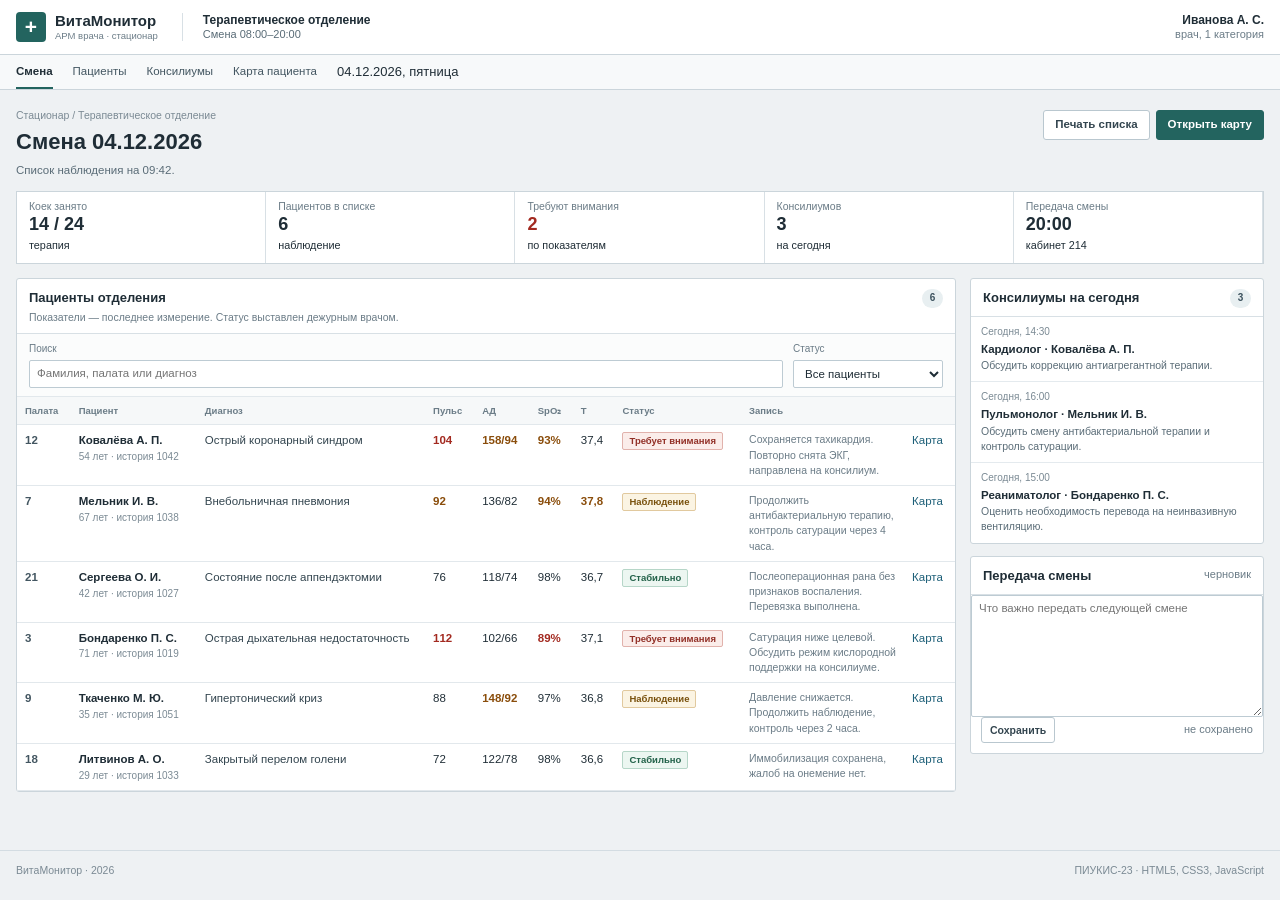
<file: index.html>
<!DOCTYPE html>
<html lang="ru">
<head>
  <meta charset="utf-8">
  <meta name="viewport" content="width=device-width, initial-scale=1">
  <title>Смена — ВитаМонитор</title>
  <meta name="description" content="Рабочее место врача стационара: пациенты отделения, показатели, консилиумы и передача смены.">
  <link rel="icon" href="assets/favicon.svg" type="image/svg+xml">
  <link rel="stylesheet" href="css/styles.css">
</head>
<body class="app-page">
  <header class="app-header">
    <div class="app-header-inner">
      <a class="brand" href="index.html" aria-label="ВитаМонитор — экран смены">
        <span class="brand-mark" aria-hidden="true">+</span>
        <span class="brand-text">ВитаМонитор<small>АРМ врача · стационар</small></span>
      </a>
      <div class="header-context">
        <span class="header-department">Терапевтическое отделение</span>
        <span class="header-shift">Смена 08:00–20:00</span>
      </div>
      <div class="header-user">
        <span class="user-name">Иванова А. С.</span>
        <span class="user-role">врач, 1 категория</span>
      </div>
    </div>
  </header>

  <nav class="app-nav" aria-label="Разделы">
    <div class="app-nav-inner">
      <a class="is-current" href="index.html">Смена</a>
      <a href="index.html#patients">Пациенты</a>
      <a href="index.html#consiliums">Консилиумы</a>
      <a href="dashboard.html">Карта пациента</a>
      <span class="nav-date"></span>
    </div>
  </nav>

  <main class="app-main">
    <div class="app-container">
      <div class="page-head">
        <div>
          <p class="breadcrumbs">Стационар / Терапевтическое отделение</p>
          <h1>Смена <span id="shiftDate">12.11.2026</span></h1>
          <p class="page-sub">Список наблюдения на 09:42.</p>
        </div>
        <div class="page-actions">
          <button class="button button-secondary" type="button" onclick="window.print()">Печать списка</button>
          <a class="button" href="dashboard.html">Открыть карту</a>
        </div>
      </div>

      <section class="summary-strip" aria-label="Сводка по смене">
        <div class="summary-item"><span>Коек занято</span><strong>14 / 24</strong><small>терапия</small></div>
        <div class="summary-item"><span>Пациентов в списке</span><strong>6</strong><small>наблюдение</small></div>
        <div class="summary-item summary-alert"><span>Требуют внимания</span><strong>2</strong><small>по показателям</small></div>
        <div class="summary-item"><span>Консилиумов</span><strong>3</strong><small>на сегодня</small></div>
        <div class="summary-item"><span>Передача смены</span><strong>20:00</strong><small>кабинет 214</small></div>
      </section>

      <div class="shift-layout">
        <section class="panel shift-panel" id="patients">
          <div class="panel-header">
            <div>
              <h2>Пациенты отделения</h2>
              <p>Показатели — последнее измерение. Статус выставлен дежурным врачом.</p>
            </div>
            <span class="record-count" id="shiftCount">6</span>
          </div>

          <div class="table-tools">
            <label class="field search-field">
              <span>Поиск</span>
              <input type="search" id="shiftSearch" placeholder="Фамилия, палата или диагноз">
            </label>
            <label class="field">
              <span>Статус</span>
              <select id="shiftStatus">
                <option value="all">Все пациенты</option>
                <option value="risk">Требуют внимания</option>
                <option value="watch">Наблюдение</option>
                <option value="stable">Стабильные</option>
              </select>
            </label>
          </div>

          <div class="table-scroll">
            <table class="data-table shift-table">
              <thead>
                <tr>
                  <th>Палата</th>
                  <th>Пациент</th>
                  <th>Диагноз</th>
                  <th>Пульс</th>
                  <th>АД</th>
                  <th>SpO₂</th>
                  <th>T</th>
                  <th>Статус</th>
                  <th>Запись</th>
                  <th></th>
                </tr>
              </thead>
              <tbody id="shiftRows"></tbody>
            </table>
          </div>
        </section>

        <aside class="shift-aside">
          <section class="panel" id="consiliums">
            <div class="panel-header compact">
              <h2>Консилиумы на сегодня</h2>
              <span class="record-count">3</span>
            </div>
            <div class="consilium-feed" id="todayConsiliums"></div>
          </section>

          <section class="panel">
            <div class="panel-header compact">
              <h2>Передача смены</h2>
              <span class="muted-small">черновик</span>
            </div>
            <label class="field">
              <span class="visually-hidden">Текст передачи смены</span>
              <textarea id="handoverText" rows="7" placeholder="Что важно передать следующей смене"></textarea>
            </label>
            <div class="handover-actions">
              <button class="button button-secondary button-small" type="button" id="saveHandover">Сохранить</button>
              <span class="muted-small" id="handoverStatus">не сохранено</span>
            </div>
          </section>
        </aside>
      </div>
    </div>
  </main>

  <footer class="app-footer">
    <div class="app-container footer-line">
      <span>ВитаМонитор · 2026</span>
      <span>ПИУКИС-23 · HTML5, CSS3, JavaScript</span>
    </div>
  </footer>

  <div class="toast" id="appToast" hidden></div>
  <script src="js/patients.js"></script>
  <script src="js/interface.js"></script>
</body>
</html>
</file>
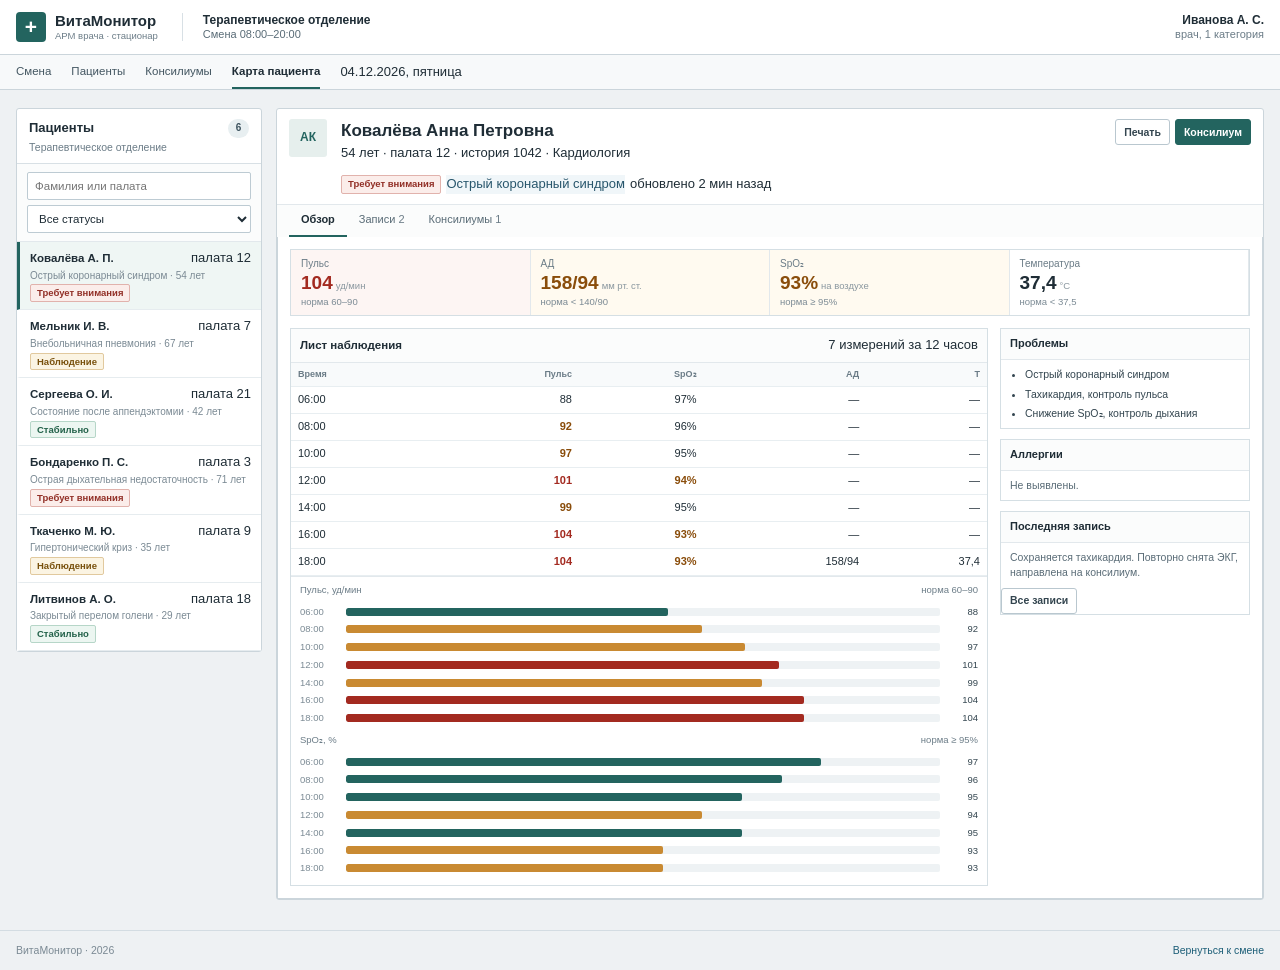
<file: dashboard.html>
<!DOCTYPE html>
<html lang="ru">
<head>
  <meta charset="utf-8">
  <meta name="viewport" content="width=device-width, initial-scale=1">
  <title>Карта пациента — ВитаМонитор</title>
  <meta name="description" content="Карта пациента стационара: показатели, лист наблюдения, записи врача и консилиумы.">
  <link rel="icon" href="assets/favicon.svg" type="image/svg+xml">
  <link rel="stylesheet" href="css/styles.css">
</head>
<body class="app-page">
  <header class="app-header">
    <div class="app-header-inner">
      <a class="brand" href="index.html" aria-label="ВитаМонитор — экран смены">
        <span class="brand-mark" aria-hidden="true">+</span>
        <span class="brand-text">ВитаМонитор<small>АРМ врача · стационар</small></span>
      </a>
      <div class="header-context">
        <span class="header-department">Терапевтическое отделение</span>
        <span class="header-shift">Смена 08:00–20:00</span>
      </div>
      <div class="header-user">
        <span class="user-name">Иванова А. С.</span>
        <span class="user-role">врач, 1 категория</span>
      </div>
    </div>
  </header>

  <nav class="app-nav" aria-label="Разделы">
    <div class="app-nav-inner">
      <a href="index.html">Смена</a>
      <a href="index.html#patients">Пациенты</a>
      <a href="index.html#consiliums">Консилиумы</a>
      <a class="is-current" href="dashboard.html">Карта пациента</a>
      <span class="nav-date">12.11.2026, четверг</span>
    </div>
  </nav>

  <main class="app-main">
    <div class="app-container">
      <div class="patient-layout">
        <aside class="patient-list-panel" aria-label="Список пациентов">
          <div class="panel-header compact">
            <div>
              <h2>Пациенты</h2>
              <p class="muted-small">Терапевтическое отделение</p>
            </div>
            <span class="record-count" id="patientCount">0</span>
          </div>
          <div class="list-tools">
            <label class="field">
              <span class="visually-hidden">Поиск пациента</span>
              <input type="search" id="patientSearch" placeholder="Фамилия или палата">
            </label>
            <label class="field">
              <span class="visually-hidden">Фильтр по статусу</span>
              <select id="statusFilter">
                <option value="all">Все статусы</option>
                <option value="risk">Требуют внимания</option>
                <option value="watch">Наблюдение</option>
                <option value="stable">Стабильные</option>
              </select>
            </label>
          </div>
          <div id="patientList" class="patient-list"></div>
        </aside>

        <section class="patient-view" id="patientView" aria-live="polite">
          <div class="empty-state">
            <h2>Выберите пациента</h2>
            <p>Слева находится список наблюдения. Карточка откроется без перезагрузки страницы.</p>
          </div>
        </section>
      </div>
    </div>
  </main>

  <footer class="app-footer">
    <div class="app-container footer-line">
      <span>ВитаМонитор · 2026</span>
      <span><a href="index.html">Вернуться к смене</a></span>
    </div>
  </footer>

  <div class="toast" id="appToast" hidden></div>
  <script src="js/patients.js"></script>
  <script src="js/interface.js"></script>
</body>
</html>
</file>
<file: css/styles.css>
*, *::before, *::after {
  box-sizing: border-box;
}
body {
  margin: 0;
  color: #1f2d36;
  background: #eef1f3;
  font-family: "Segoe UI",  Tahoma,  Arial,  sans-serif;
  font-size: 13px;
  line-height: 1.45;
}
a {
  color: #1d5f78;
  text-decoration: none;
}
h1, h2, h3, p {
  margin-top: 0;
}
h1 {
  margin-bottom: 4px;
  font-size: 22px;
  font-weight: 600;
}
h2 {
  margin-bottom: 4px;
  font-size: 15px;
  font-weight: 600;
}
h3 {
  margin-bottom: 6px;
  font-size: 13px;
  font-weight: 600;
}
button, input, select, textarea {
  font: inherit;
}
.visually-hidden {
  position: absolute;
  width: 1px;
  height: 1px;
  padding: 0;
  margin: -1px;
  overflow: hidden;
  clip: rect(0,  0,  0,  0);
  white-space: nowrap;
  border: 0;
}
.muted-small {
  color: #6b7c87;
  font-size: 11px;
}
.app-header {
  background: #fff;
  border-bottom: 1px solid #cbd5db;
}
.app-header-inner {
  display: flex;
  align-items: center;
  gap: 24px;
  width: min(1400px,  calc(100% - 32px));
  min-height: 54px;
  margin: 0 auto;
}
.brand {
  display: inline-flex;
  align-items: center;
  gap: 9px;
  flex-shrink: 0;
  color: #1f2d36;
}
.brand-mark {
  display: inline-grid;
  place-items: center;
  width: 30px;
  height: 30px;
  border-radius: 4px;
  background: #23645f;
  color: #fff;
  font-size: 21px;
  font-weight: 700;
  line-height: 1;
}
.brand-text {
  display: flex;
  flex-direction: column;
  font-size: 15px;
  font-weight: 600;
  line-height: 1.15;
}
.brand-text small {
  margin-top: 2px;
  color: #6b7c87;
  font-size: 9.5px;
  font-weight: 400;
}
.header-context {
  display: flex;
  flex-direction: column;
  padding-left: 20px;
  border-left: 1px solid #d8e0e5;
  color: #5a6c77;
  font-size: 11px;
  line-height: 1.25;
}
.header-department {
  color: #1f2d36;
  font-size: 12px;
  font-weight: 600;
}
.header-user {
  display: flex;
  flex-direction: column;
  align-items: flex-end;
  margin-left: auto;
  font-size: 11px;
  line-height: 1.25;
}
.user-name {
  color: #1f2d36;
  font-size: 12px;
  font-weight: 600;
}
.user-role {
  color: #6b7c87;
}
.app-nav {
  background: #f7f9fa;
  border-bottom: 1px solid #cbd5db;
}
.app-nav-inner {
  display: flex;
  align-items: center;
  gap: 20px;
  width: min(1400px,  calc(100% - 32px));
  min-height: 34px;
  margin: 0 auto;
}
.app-nav a {
  display: inline-flex;
  align-items: center;
  height: 34px;
  border-bottom: 2px solid transparent;
  color: #435661;
  font-size: 11.5px;
  text-decoration: none;
}
.app-nav a.is-current {
  border-bottom-color: #23645f;
  color: #1f2d36;
  font-weight: 600;
}
.app-main {
  min-height: calc(100vh - 140px);
  padding: 18px 0 30px;
}
.app-container {
  width: min(1400px,  calc(100% - 32px));
  margin: 0 auto;
}
.app-footer {
  border-top: 1px solid #d3dce2;
  color: #7b8a94;
  font-size: 10.5px;
}
.footer-line {
  display: flex;
  justify-content: space-between;
  gap: 16px;
  padding: 12px 0;
}
.page-head {
  display: flex;
  align-items: flex-start;
  justify-content: space-between;
  gap: 20px;
  margin-bottom: 12px;
}
.breadcrumbs {
  margin-bottom: 3px;
  color: #7b8a94;
  font-size: 10.5px;
}
.page-sub {
  margin-bottom: 0;
  color: #5a6c77;
  font-size: 11.5px;
}
.page-actions {
  display: flex;
  gap: 6px;
  padding-top: 2px;
}
.summary-strip {
  display: grid;
  grid-template-columns: repeat(5,  minmax(0,  1fr));
  margin-bottom: 14px;
  border: 1px solid #cbd5db;
  background: #fff;
}
.summary-item {
  padding: 8px 12px;
  border-right: 1px solid #d8e0e5;
}
.summary-item span {
  display: block;
  color: #6b7c87;
  font-size: 10.5px;
  line-height: 1.3;
}
.summary-item strong {
  display: block;
  margin: 2px 0 1px;
  color: #1f2d36;
  font-size: 18px;
  font-weight: 600;
  line-height: 1.1;
}
.summary-alert strong {
  color: #a32a20;
}
.button {
  display: inline-flex;
  align-items: center;
  justify-content: center;
  min-height: 30px;
  padding: 4px 11px;
  border: 1px solid #23645f;
  border-radius: 3px;
  background: #23645f;
  color: #fff;
  font-size: 11.5px;
  font-weight: 600;
  line-height: 1.2;
  cursor: pointer;
}
.button:hover {
  background: #194e4a;
  border-color: #194e4a;
  color: #fff;
  text-decoration: none;
}
.button-secondary {
  background: #fff;
  border-color: #b9c7cf;
  color: #33454f;
}
.button-small {
  min-height: 26px;
  padding: 3px 8px;
  font-size: 10.5px;
}
.shift-layout {
  display: grid;
  grid-template-columns: minmax(0,  1fr) 294px;
  gap: 14px;
  align-items: start;
}
.panel {
  border: 1px solid #cbd5db;
  border-radius: 3px;
  background: #fff;
}
.panel-header {
  display: flex;
  align-items: flex-start;
  justify-content: space-between;
  gap: 12px;
  padding: 10px 12px 8px;
  border-bottom: 1px solid #d8e0e5;
}
.panel-header h2 {
  margin: 0;
  font-size: 13px;
  font-weight: 600;
}
.panel-header p {
  margin: 2px 0 0;
  color: #6b7c87;
  font-size: 10.5px;
}
.record-count {
  display: inline-grid;
  place-items: center;
  min-width: 21px;
  height: 19px;
  padding: 0 5px;
  border-radius: 10px;
  background: #e8eff1;
  color: #3c525e;
  font-size: 10px;
  font-weight: 600;
}
.table-tools {
  display: flex;
  gap: 10px;
  padding: 8px 12px;
  border-bottom: 1px solid #e2e8ec;
  background: #fbfcfc;
}
.field {
  display: flex;
  flex-direction: column;
  gap: 3px;
  min-width: 0;
}
.field>span {
  color: #6b7c87;
  font-size: 10px;
}
.field input, .field select, .field textarea {
  width: 100%;
  min-height: 28px;
  padding: 4px 7px;
  border: 1px solid #bdcbd3;
  border-radius: 2px;
  background: #fff;
  color: #1f2d36;
  font-size: 11.5px;
}
.field input:focus, .field select:focus, .field textarea:focus {
  outline: 2px solid #9fc6c2;
  outline-offset: 0;
  border-color: #4c8882;
}
.field textarea {
  resize: vertical;
  line-height: 1.4;
}
.search-field {
  flex: 1 1 260px;
}
.table-tools .field:not(.search-field) {
  flex: 0 0 150px;
}
.table-scroll {
  overflow-x: auto;
}
.data-table {
  width: 100%;
  border-collapse: collapse;
  font-size: 11.5px;
}
.data-table th, .data-table td {
  padding: 7px 8px;
  border-bottom: 1px solid #e2e8ec;
  text-align: left;
  vertical-align: top;
}
.data-table th {
  color: #6b7c87;
  background: #f6f8f9;
  font-size: 9.5px;
  font-weight: 600;
  white-space: nowrap;
}
.data-table .num {
  white-space: nowrap;
}
.bed-cell {
  color: #435661;
  font-weight: 600;
  white-space: nowrap;
}
.patient-cell strong {
  display: block;
  font-weight: 600;
  white-space: nowrap;
}
.patient-cell small {
  display: block;
  margin-top: 1px;
  color: #7b8a94;
  font-size: 10px;
}
.diagnosis-cell {
  max-width: 210px;
  color: #33454f;
}
.value-warn {
  color: #8a4d0b;
  font-weight: 600;
}
.value-alert {
  color: #a32a20;
  font-weight: 600;
}
.note-cell {
  max-width: 150px;
  color: #6b7c87;
  font-size: 10.5px;
}
.status {
  display: inline-block;
  padding: 1px 6px;
  border: 1px solid transparent;
  border-radius: 2px;
  font-size: 9.5px;
  font-weight: 600;
  white-space: nowrap;
}
.status-risk {
  border-color: #e1b2ac;
  background: #fbedea;
  color: #923027;
}
.status-watch {
  border-color: #e1c99e;
  background: #fbf4e3;
  color: #78500c;
}
.status-stable {
  border-color: #b6d6c8;
  background: #ecf6f1;
  color: #23624a;
}
.shift-aside {
  display: grid;
  gap: 12px;
}
.consilium-feed {
  display: grid;
}
.consilium-line {
  padding: 8px 10px;
  border-bottom: 1px solid #e4eaee;
}
.consilium-line:last-child {
  border-bottom: 0;
}
.consilium-line time {
  display: block;
  color: #7b8a94;
  font-size: 10px;
}
.consilium-line strong {
  display: block;
  margin: 1px 0;
  font-size: 11.5px;
  font-weight: 600;
}
.consilium-line p {
  margin: 0;
  color: #5a6c77;
  font-size: 10.5px;
}
.handover-actions {
  display: flex;
  align-items: center;
  justify-content: space-between;
  gap: 8px;
  padding: 0 10px 10px;
}
.patient-layout {
  display: grid;
  grid-template-columns: 246px minmax(0,  1fr);
  gap: 14px;
  align-items: start;
}
.patient-list-panel {
  min-width: 0;
  border: 1px solid #cbd5db;
  border-radius: 3px;
  background: #fff;
}
.list-tools {
  display: grid;
  gap: 5px;
  padding: 8px 10px;
  border-bottom: 1px solid #e2e8ec;
  background: #fbfcfc;
}
.patient-list {
  max-height: 620px;
  overflow-y: auto;
}
.patient-item {
  display: block;
  width: 100%;
  padding: 7px 10px;
  border: 0;
  border-bottom: 1px solid #e6ecef;
  border-left: 3px solid transparent;
  background: #fff;
  color: #1f2d36;
  text-align: left;
  cursor: pointer;
}
.patient-item.is-active {
  border-left-color: #23645f;
  background: #eff6f4;
}
.patient-item-top {
  display: flex;
  align-items: baseline;
  justify-content: space-between;
  gap: 6px;
}
.patient-item strong {
  overflow: hidden;
  font-size: 11.5px;
  font-weight: 600;
  text-overflow: ellipsis;
  white-space: nowrap;
}
.patient-item small {
  display: block;
  margin-top: 1px;
  color: #7b8a94;
  font-size: 10px;
}
.patient-view {
  min-width: 0;
  min-height: 420px;
}
.patient-banner {
  border: 1px solid #cbd5db;
  border-radius: 3px;
  background: #fff;
}
.patient-banner-top {
  display: flex;
  align-items: flex-start;
  gap: 14px;
  padding: 10px 12px;
}
.patient-initials {
  display: inline-grid;
  place-items: center;
  width: 38px;
  height: 38px;
  flex: 0 0 auto;
  border-radius: 3px;
  background: #e6efed;
  color: #23645f;
  font-size: 12px;
  font-weight: 600;
}
.patient-title {
  min-width: 0;
}
.patient-title h2 {
  margin: 0;
  font-size: 17px;
  font-weight: 600;
}
.patient-badges {
  display: flex;
  flex-wrap: wrap;
  gap: 5px;
  margin-top: 5px;
}
.badge-diagnosis {
  border-color: #c5d8e3;
  background: #f0f6f9;
  color: #28566c;
}
.patient-actions {
  display: flex;
  gap: 5px;
  margin-left: auto;
  flex-shrink: 0;
}
.patient-tabs {
  display: flex;
  gap: 0;
  padding: 0 12px;
  border-top: 1px solid #e2e8ec;
  background: #fbfcfc;
}
.tab {
  padding: 7px 12px;
  border: 0;
  border-bottom: 2px solid transparent;
  background: transparent;
  color: #5a6c77;
  font-size: 11px;
  cursor: pointer;
}
.tab.is-active {
  border-bottom-color: #23645f;
  color: #1f2d36;
  font-weight: 600;
}
.patient-panel {
  padding: 12px;
  border: 1px solid #cbd5db;
  border-top: 0;
  background: #fff;
}
.patient-panel[hidden] {
  display: none;
}
.vitals-strip {
  display: grid;
  grid-template-columns: repeat(4,  minmax(0,  1fr));
  margin-bottom: 12px;
  border: 1px solid #d5dfe4;
  background: #fff;
}
.vital-box {
  padding: 7px 10px;
  border-right: 1px solid #e2e8ec;
}
.vital-box span {
  display: block;
  color: #6b7c87;
  font-size: 10px;
}
.vital-box strong {
  display: inline-block;
  margin: 1px 0;
  color: #1f2d36;
  font-size: 19px;
  font-weight: 600;
  line-height: 1.1;
}
.vital-box small {
  margin-left: 3px;
  color: #8a979f;
  font-size: 9.5px;
}
.vital-box em {
  display: block;
  color: #7b8a94;
  font-size: 9.5px;
  font-style: normal;
}
.vital-box.is-warning {
  background: #fffaf0;
}
.vital-box.is-warning strong {
  color: #8a4d0b;
}
.vital-box.is-alert {
  background: #fdf5f3;
}
.vital-box.is-alert strong {
  color: #a32a20;
}
.clinical-grid {
  display: grid;
  grid-template-columns: minmax(0,  1fr) 250px;
  gap: 12px;
  align-items: start;
}
.clinical-block {
  min-width: 0;
  border: 1px solid #d5dfe4;
  background: #fff;
}
.clinical-block-head {
  display: flex;
  align-items: baseline;
  justify-content: space-between;
  gap: 8px;
  padding: 7px 9px;
  border-bottom: 1px solid #e2e8ec;
  background: #fbfcfc;
}
.clinical-block-head h3 {
  margin: 0;
  font-size: 11.5px;
}
.flowsheet {
  width: 100%;
  border-collapse: collapse;
  font-size: 11px;
}
.flowsheet th, .flowsheet td {
  padding: 5px 7px;
  border-bottom: 1px solid #e8eef1;
  text-align: right;
}
.flowsheet th:first-child, .flowsheet td:first-child {
  text-align: left;
}
.flowsheet th {
  color: #6b7c87;
  background: #f8fafb;
  font-size: 9px;
  font-weight: 600;
}
.chart-wrap {
  padding: 6px 9px 8px;
  border-top: 1px solid #e2e8ec;
}
.chart-title {
  display: flex;
  justify-content: space-between;
  gap: 8px;
  margin-bottom: 4px;
  color: #6b7c87;
  font-size: 9.5px;
}
.bar-chart {
  display: grid;
  gap: 4px;
  padding: 4px 0 2px;
}
.bar-row {
  display: grid;
  grid-template-columns: 40px 1fr 32px;
  gap: 6px;
  align-items: center;
  font-size: 9.5px;
}
.bar-time {
  color: #7b8a94;
}
.bar-track {
  height: 8px;
  overflow: hidden;
  border-radius: 2px;
  background: #eef2f4;
}
.bar-fill {
  display: block;
  height: 100%;
  border-radius: 2px;
  background: #23645f;
}
.bar-fill.warning {
  background: #c98a32;
}
.bar-fill.alert {
  background: #a32a20;
}
.bar-value {
  color: #33454f;
  text-align: right;
}
.side-block {
  margin-bottom: 10px;
  border: 1px solid #d5dfe4;
  background: #fff;
}
.side-block:last-child {
  margin-bottom: 0;
}
.side-block h3 {
  margin: 0;
  padding: 7px 9px;
  border-bottom: 1px solid #e2e8ec;
  background: #fbfcfc;
  font-size: 11px;
}
.side-list {
  margin: 0;
  padding: 7px 9px 7px 24px;
  color: #33454f;
  font-size: 10.5px;
}
.side-list li {
  margin-bottom: 4px;
}
.side-list li:last-child {
  margin-bottom: 0;
}
.side-text {
  margin: 0;
  padding: 7px 9px;
  color: #5a6c77;
  font-size: 10.5px;
}
.notes-layout {
  display: grid;
  grid-template-columns: minmax(0,  1fr) 280px;
  gap: 12px;
}
.note-form {
  display: grid;
  gap: 7px;
  padding: 9px;
  border: 1px solid #d5dfe4;
  background: #fff;
}
.note-form label {
  display: grid;
  gap: 3px;
  color: #6b7c87;
  font-size: 10px;
}
.note-form input, .note-form select, .note-form textarea {
  width: 100%;
  padding: 5px 7px;
  border: 1px solid #bdcbd3;
  border-radius: 2px;
  background: #fff;
  color: #1f2d36;
  font-size: 11.5px;
}
.note-form textarea {
  min-height: 74px;
  resize: vertical;
}
.note-form button {
  justify-self: start;
  min-height: 28px;
  padding: 3px 9px;
  border: 1px solid #23645f;
  border-radius: 2px;
  background: #23645f;
  color: #fff;
  font-size: 10.5px;
  font-weight: 600;
  cursor: pointer;
}
.timeline {
  border: 1px solid #d5dfe4;
  background: #fff;
}
.timeline-item {
  padding: 8px 9px;
  border-bottom: 1px solid #e8eef1;
}
.timeline-item strong {
  font-size: 11px;
  font-weight: 600;
}
.timeline-item span {
  display: block;
  margin: 1px 0 3px;
  color: #7b8a94;
  font-size: 9.5px;
}
.timeline-item p {
  margin: 0;
  color: #33454f;
  font-size: 11px;
}
.no-records {
  margin: 0;
  padding: 10px;
  color: #7b8a94;
  font-size: 10.5px;
}
.consilium-layout {
  display: grid;
  grid-template-columns: minmax(0,  1fr) 300px;
  gap: 12px;
}
.consilium-form {
  display: grid;
  gap: 7px;
  padding: 9px;
  border: 1px solid #d5dfe4;
  background: #fff;
}
.consilium-form label {
  display: grid;
  gap: 3px;
  color: #6b7c87;
  font-size: 10px;
}
.consilium-form select, .consilium-form textarea {
  width: 100%;
  padding: 5px 7px;
  border: 1px solid #bdcbd3;
  border-radius: 2px;
  background: #fff;
  color: #1f2d36;
  font-size: 11.5px;
}
.consilium-form textarea {
  min-height: 74px;
  resize: vertical;
}
.consilium-form button {
  justify-self: start;
  min-height: 28px;
  padding: 3px 9px;
  border: 1px solid #23645f;
  border-radius: 2px;
  background: #23645f;
  color: #fff;
  font-size: 10.5px;
  font-weight: 600;
  cursor: pointer;
}
.consilium-list {
  border: 1px solid #d5dfe4;
  background: #fff;
}
.consilium-entry {
  padding: 8px 9px;
  border-bottom: 1px solid #e8eef1;
}
.consilium-entry strong {
  display: block;
  font-size: 11px;
}
.consilium-entry small {
  display: block;
  margin: 1px 0 3px;
  color: #7b8a94;
  font-size: 9.5px;
}
.consilium-entry p {
  margin: 0;
  color: #33454f;
  font-size: 11px;
}
.toast {
  position: fixed;
  right: 18px;
  bottom: 18px;
  z-index: 30;
  max-width: 300px;
  padding: 8px 10px;
  border: 1px solid #1f2d36;
  border-radius: 3px;
  background: #1f2d36;
  color: #fff;
  font-size: 11px;
}
.toast[hidden] {
  display: none;
}
@media (max-width: 1100px) {
  .shift-layout {
    grid-template-columns: 1fr;
  }
  .shift-aside {
    grid-template-columns: 1fr 1fr;
  }
}
@media (max-width: 900px) {
  .patient-layout {
    grid-template-columns: 1fr;
  }
  .patient-list {
    max-height: 260px;
  }
  .clinical-grid, .notes-layout, .consilium-layout {
    grid-template-columns: 1fr;
  }
  .patient-list-panel {
    min-width: 0;
  }
}
@media (max-width: 760px) {
  .app-header-inner {
    flex-wrap: wrap;
    gap: 8px;
    padding: 7px 0;
  }
  .header-context {
    padding-left: 0;
    border-left: 0;
  }
  .header-user {
    align-items: flex-start;
    margin-left: auto;
  }
  .app-nav-inner {
    overflow-x: auto;
    gap: 14px;
  }
  .page-head {
    flex-direction: column;
  }
  .summary-strip {
    grid-template-columns: 1fr 1fr;
  }
  .summary-item {
    border-bottom: 1px solid #d8e0e5;
  }
  .summary-item:nth-child(2n) {
    border-right: 0;
  }
  .table-tools {
    flex-direction: column;
  }
  .table-tools .field:not(.search-field) {
    flex: 1 1 auto;
  }
  .data-table {
    min-width: 780px;
  }
  .shift-aside {
    grid-template-columns: 1fr;
  }
  .patient-banner-top {
    flex-wrap: wrap;
  }
  .patient-actions {
    width: 100%;
    margin-left: 0;
  }
  .vitals-strip {
    grid-template-columns: 1fr 1fr;
  }
  .vital-box:nth-child(2) {
    border-right: 0;
  }
  .vital-box:nth-child(3), .vital-box:nth-child(4) {
    border-top: 1px solid #e2e8ec;
  }
  .footer-line {
    flex-direction: column;
    gap: 4px;
  }
}
@media (max-width: 480px) {
  .app-container, .app-header-inner, .app-nav-inner {
    width: calc(100% - 20px);
  }
  .brand-text {
    font-size: 13px;
  }
  .brand-text small {
    font-size: 8.5px;
  }
  .header-context {
    display: none;
  }
  .page-actions {
    width: 100%;
  }
  .page-actions .button {
    flex: 1;
  }
  .summary-item strong {
    font-size: 16px;
  }
  .patient-title h2 {
    font-size: 15px;
  }
}
</file>
